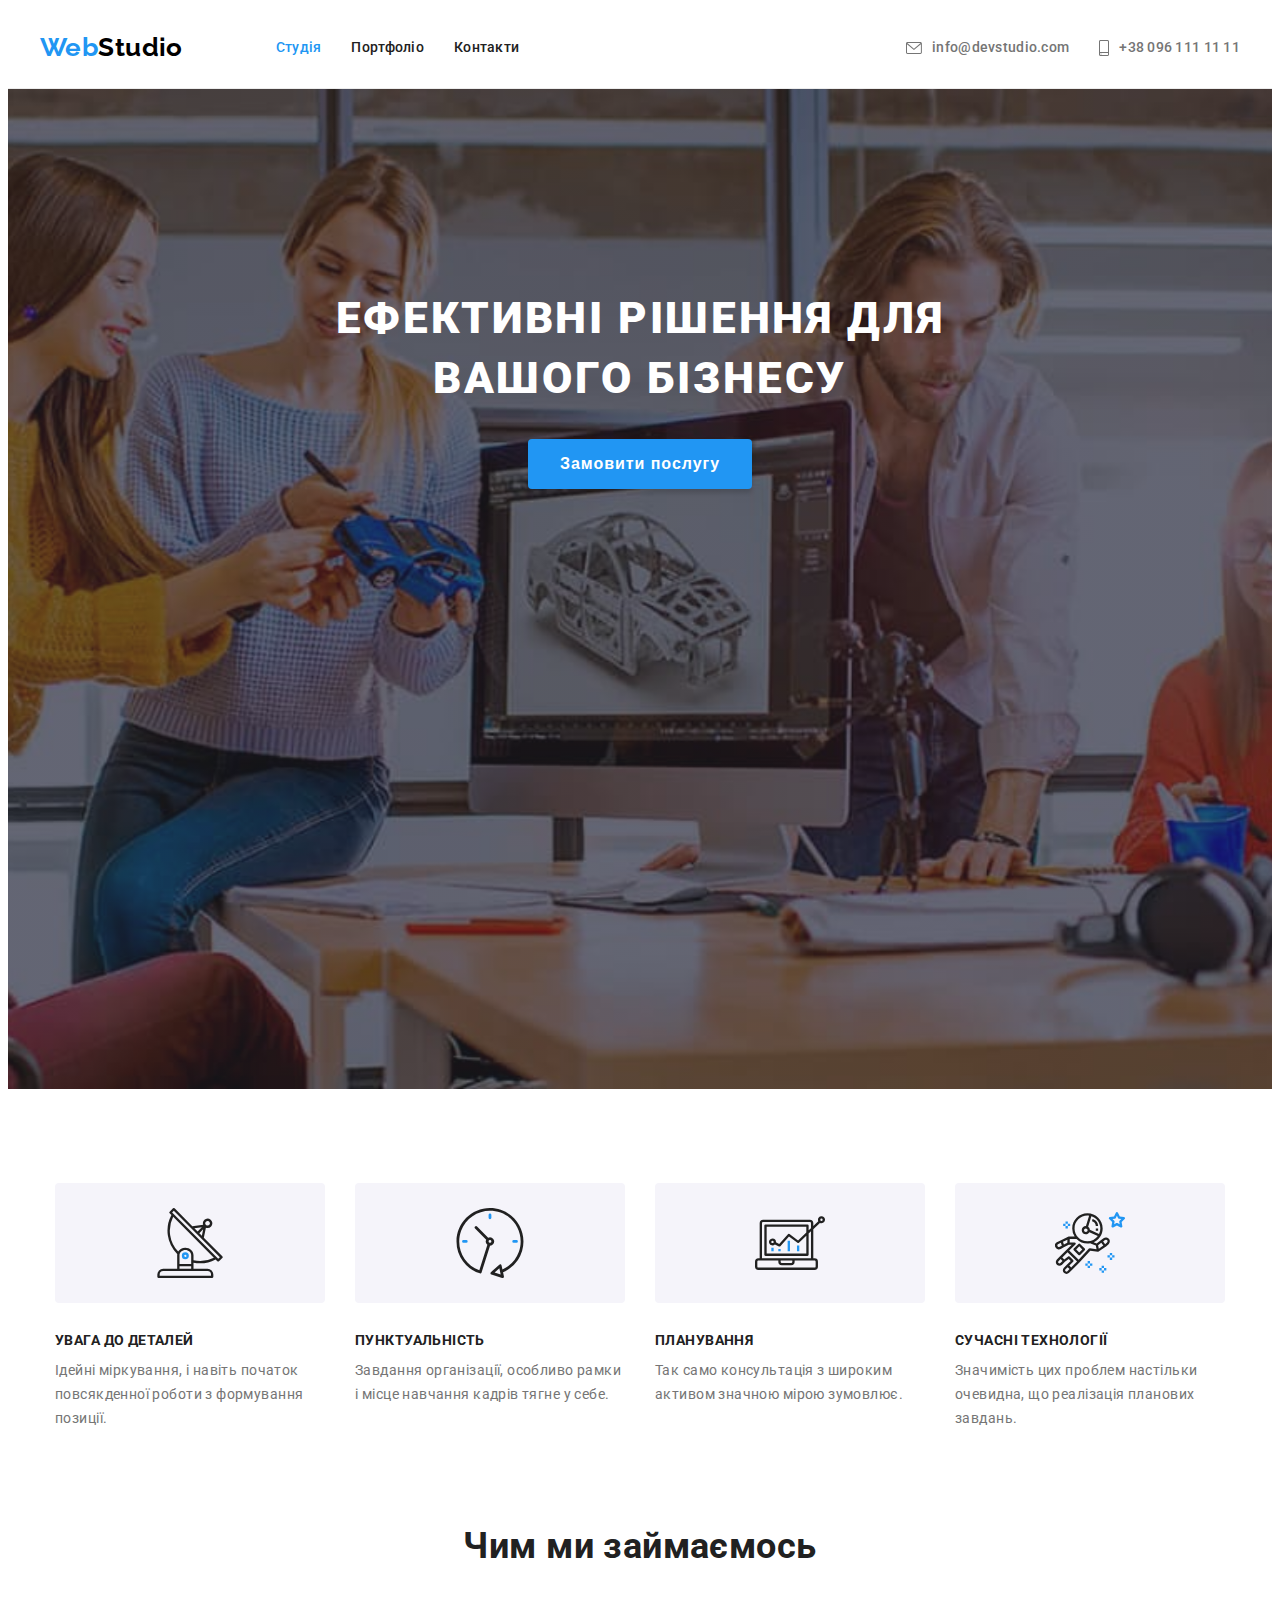
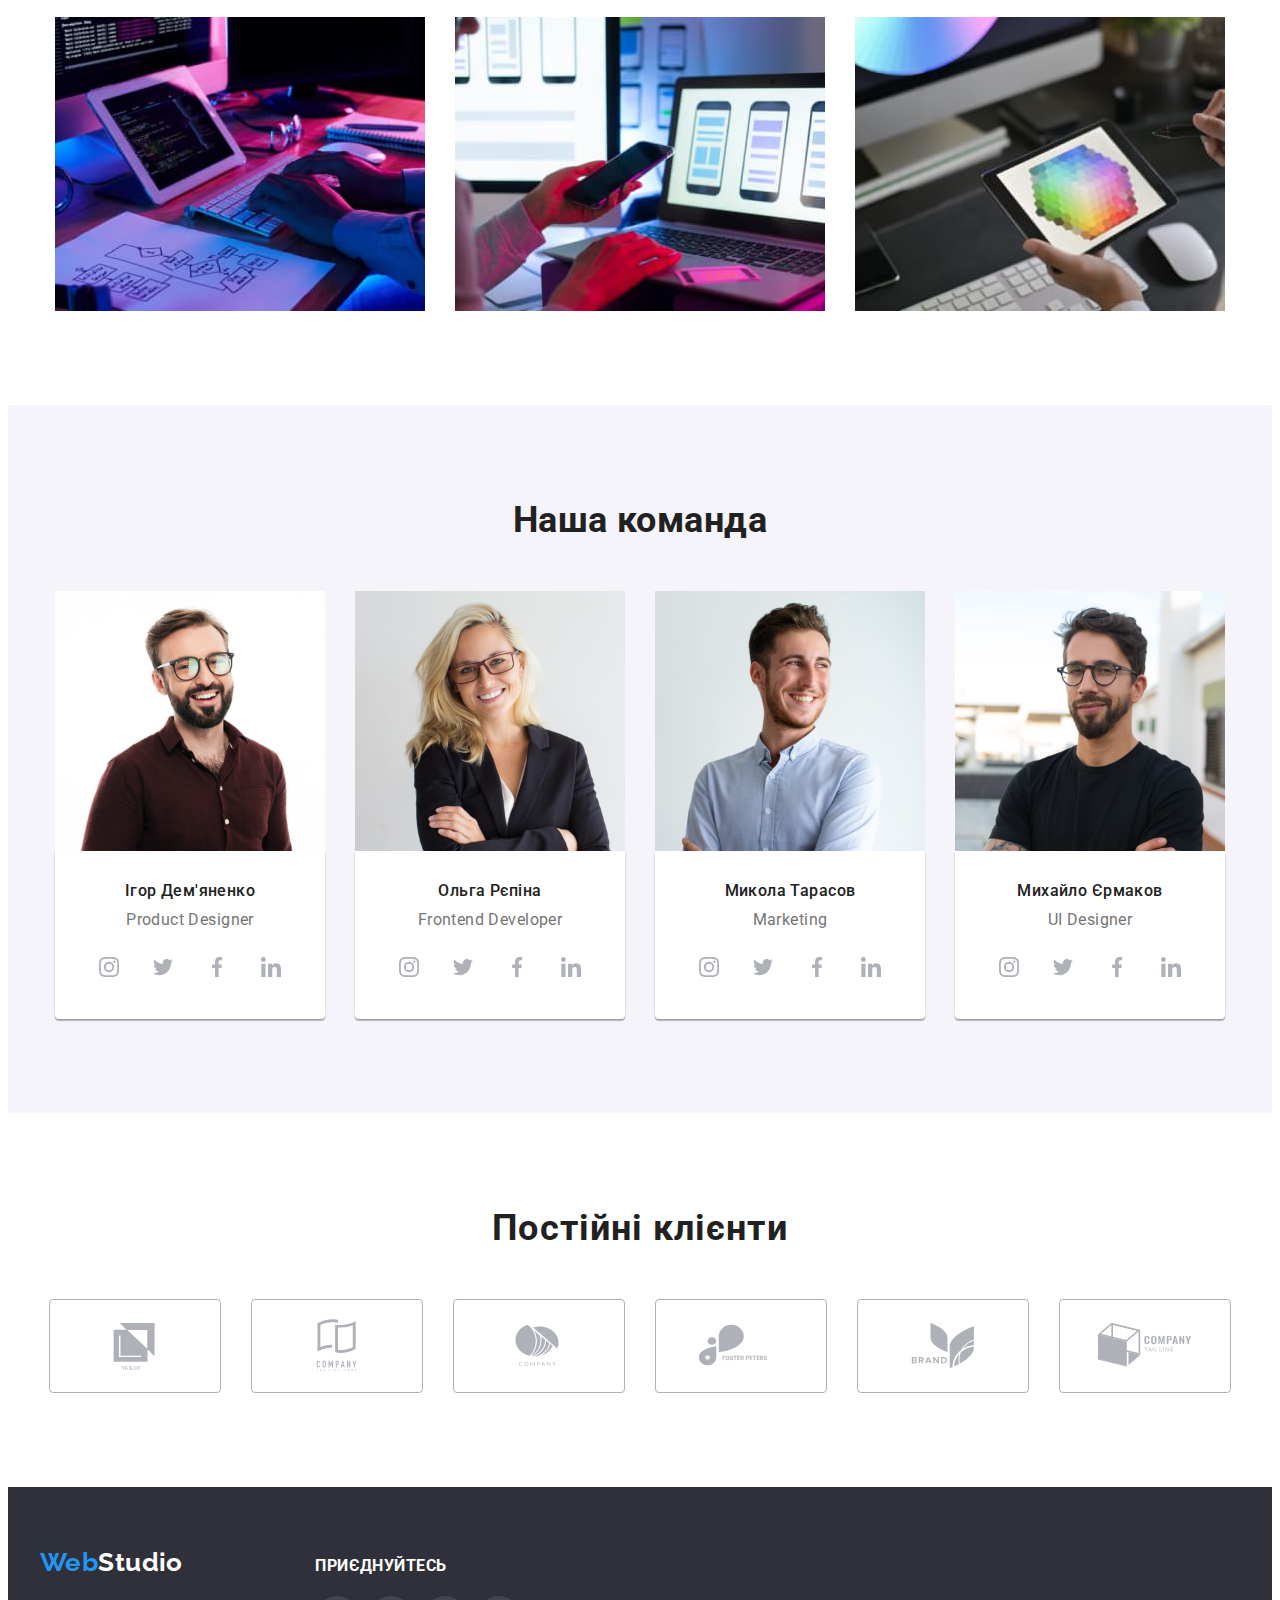
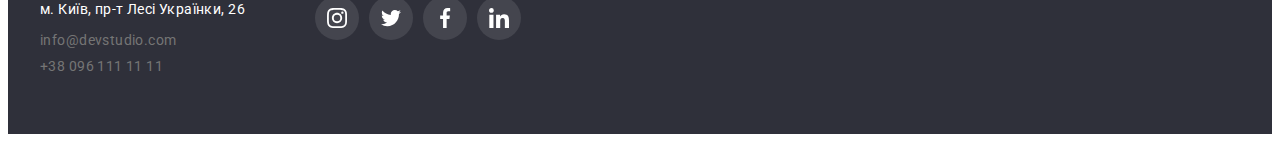
<file: index.html>
<!DOCTYPE html>
<html lang="uk">
  <head>
    <meta charset="UTF-8" />
    <meta http-equiv="X-UA-Compatible" content="IE=edge" />
    <meta name="viewport" content="width=device-width, initial-scale=1.0" />
    <title>студія</title>

    <!-- fonts -->
    <link rel="preconnect" href="https://fonts.googleapis.com" />
    <link rel="preconnect" href="https://fonts.gstatic.com" crossorigin />
    <link
      href="https://fonts.googleapis.com/css2?family=Raleway:wght@700&family=Roboto:wght@400;500;700;900&display=swap"
      rel="stylesheet"
    />

    <!-- normalize -->
    <link
      rel="stylesheet"
      href="https://cdnjs.cloudflare.com/ajax/libs/modern-normalize/1.1.0/modern-normalize.min.css"
      integrity="sha512-wpPYUAdjBVSE4KJnH1VR1HeZfpl1ub8YT/NKx4PuQ5NmX2tKuGu6U/JRp5y+Y8XG2tV+wKQpNHVUX03MfMFn9Q=="
      crossorigin="anonymous"
      referrerpolicy="no-referrer"
    />

    <!-- styles -->
    <link rel="stylesheet" href="./css/style.css" />
  </head>

  <body>
    <!-- Хедер -->
    <header class="header">
      <div class="header-flex container">
        <nav class="site-nav">
          <a href="./index.html" class="logo word"><span class="logo">Web</span>Studio</a>
          <ul class="anchors list">
            <li class="item"><a href="./index.html" class="link current">Студія</a></li>
            <li class="item"><a href="./portfolio.html" class="link">Портфоліо</a></li>
            <li class="item"><a href="./index.html" class="link">Контакти</a></li>
          </ul>
        </nav>
        <ul class="auth-nav">
          <li class="item">
            <a href="mailto:info@devstudio.com" class="link">
              <svg class="auth-icon-mail" width="16" height="12">
                <use href="./images/icons.svg#icon-mail"></use>
              </svg>
              info@devstudio.com</a
            >
          </li>
          <li class="item">
            <a href="tel:+380961111111" class="link">
              <svg class="auth-icon-smartphone" width="10" height="16">
                <use href="./images/icons.svg#icon-smartphone"></use>
              </svg>
              +38 096 111 11 11</a
            >
          </li>
        </ul>
      </div>
    </header>

    <main>
      <!-- Герой -->

      <section class="hero section">
        <div class="container">
          <h1 class="hero-title">Ефективні рішення для вашого бізнесу</h1>
          <button type="button" class="button">Замовити послугу</button>
        </div>
      </section>

      <!-- Особливості -->

      <section class="features section">
        <h2 class="visually-hidden">Особливості</h2>
        <div class="container">
          <ul class="section-flex">
            <li class="features-item">
              <div class="features-icon-card">
                <svg class="features-icon" width="70" height="70">
                  <use href="./images/icons.svg#icon-antenna"></use>
                </svg>
              </div>
              <h3 class="features-title">УВАГА ДО ДЕТАЛЕЙ</h3>
              <p class="features-list">
                Ідейні міркування, і навіть початок повсякденної роботи з формування позиції.
              </p>
            </li>
            <li class="features-item">
              <div class="features-icon-card">
                <svg class="features-icon" width="70" height="70">
                  <use href="./images/icons.svg#icon-clock"></use>
                </svg>
              </div>
              <h3 class="features-title">ПУНКТУАЛЬНІСТЬ</h3>
              <p class="features-list">
                Завдання організації, особливо рамки і місце навчання кадрів тягне у себе.
              </p>
            </li>
            <li class="features-item">
              <div class="features-icon-card">
                <svg class="features-icon" width="70" height="70">
                  <use href="./images/icons.svg#icon-diagram"></use>
                </svg>
              </div>
              <h3 class="features-title">ПЛАНУВАННЯ</h3>
              <p class="features-list">
                Так само консультація з широким активом значною мірою зумовлює.
              </p>
            </li>
            <li class="features-item">
              <div class="features-icon-card">
                <svg class="features-icon" width="70" height="70">
                  <use href="./images/icons.svg#icon-astronaut"></use>
                </svg>
              </div>
              <h3 class="features-title">СУЧАСНІ ТЕХНОЛОГІЇ</h3>
              <p class="features-list">
                Значимість цих проблем настільки очевидна, що реалізація планових завдань.
              </p>
            </li>
          </ul>
        </div>
      </section>

      <!-- Чим ми займаємось -->

      <section class="work section">
        <div class="container">
          <h2 class="section-title">Чим ми займаємось</h2>
          <ul class="section-flex">
            <li class="work-item">
              <img
                src="./images/box1.jpg"
                alt="комп'ютер, телефон та планшет"
                width="370"
                height="294"
              />
            </li>
            <li class="work-item">
              <img
                src="./images/box2.jpg"
                alt="комп'ютер, телефон та планшет"
                width="370"
                height="294"
              />
            </li>
            <li class="work-item">
              <img
                src="./images/box3.jpg"
                alt="комп'ютер, телефон та планшет"
                width="370"
                height="294"
              />
            </li>
          </ul>
        </div>
      </section>

      <!-- Наша команда -->

      <section class="team section">
        <div class="container">
          <h2 class="section-title">Наша команда</h2>
          <ul class="section-flex">
            <li class="team-item">
              <img src="./images/employee1.jpg" alt="молодий чоловік" width="270" height="260" />
              <div class="team-card">
                <h3 class="team-name">Ігор Дем'яненко</h3>
                <p lang="en" class="team-position">Product Designer</p>
                <ul class="socials list">
                  <li>
                    <a
                      class="socials-link link"
                      href="https://www.instagram.com"
                      target="_blank"
                      rel="noopener noreferrer"
                    >
                      <svg class="socials-icon" width="20" height="20">
                        <use href="./images/icons.svg#icon-instagram"></use>
                      </svg>
                    </a>
                  </li>
                  <li>
                    <a
                      class="socials-link link"
                      href="https://twitter.com"
                      target="_blank"
                      rel="noopener noreferrer"
                    >
                      <svg class="socials-icon" width="20" height="20">
                        <use href="./images/icons.svg#icon-twitter"></use>
                      </svg>
                    </a>
                  </li>
                  <li>
                    <a
                      class="socials-link link"
                      href="https://www.facebook.com"
                      target="_blank"
                      rel="noopener noreferrer"
                    >
                      <svg class="socials-icon" width="20" height="20">
                        <use href="./images/icons.svg#icon-facebook"></use>
                      </svg>
                    </a>
                  </li>
                  <li>
                    <a
                      class="socials-link link"
                      href="https://www.linkedin.com"
                      target="_blank"
                      rel="noopener noreferrer"
                    >
                      <svg class="socials-icon" width="20" height="20">
                        <use href="./images/icons.svg#icon-linkedin"></use>
                      </svg>
                    </a>
                  </li>
                </ul>
              </div>
            </li>
            <li class="team-item">
              <img src="./images/employee2.jpg" alt="молода жінка" width="270" height="260" />
              <div class="team-card">
                <h3 class="team-name">Ольга Рєпіна</h3>
                <p lang="en" class="team-position">Frontend Developer</p>
                <ul class="socials list">
                  <li>
                    <a
                      class="socials-link link"
                      href="https://www.instagram.com"
                      target="_blank"
                      rel="noopener noreferrer"
                    >
                      <svg class="socials-icon" width="20" height="20">
                        <use href="./images/icons.svg#icon-instagram"></use>
                      </svg>
                    </a>
                  </li>
                  <li>
                    <a
                      class="socials-link link"
                      href="https://twitter.com"
                      target="_blank"
                      rel="noopener noreferrer"
                    >
                      <svg class="socials-icon" width="20" height="20">
                        <use href="./images/icons.svg#icon-twitter"></use>
                      </svg>
                    </a>
                  </li>
                  <li>
                    <a
                      class="socials-link link"
                      href="https://www.facebook.com"
                      target="_blank"
                      rel="noopener noreferrer"
                    >
                      <svg class="socials-icon" width="20" height="20">
                        <use href="./images/icons.svg#icon-facebook"></use>
                      </svg>
                    </a>
                  </li>
                  <li>
                    <a
                      class="socials-link link"
                      href="https://www.linkedin.com"
                      target="_blank"
                      rel="noopener noreferrer"
                    >
                      <svg class="socials-icon" width="20" height="20">
                        <use href="./images/icons.svg#icon-linkedin"></use>
                      </svg>
                    </a>
                  </li>
                </ul>
              </div>
            </li>
            <li class="team-item">
              <img src="./images/employee3.jpg" alt="молодий чоловік" width="270" height="260" />
              <div class="team-card">
                <h3 class="team-name">Микола Тарасов</h3>
                <p lang="en" class="team-position">Marketing</p>
                <ul class="socials list">
                  <li>
                    <a
                      class="socials-link link"
                      href="https://www.instagram.com"
                      target="_blank"
                      rel="noopener noreferrer"
                    >
                      <svg class="socials-icon" width="20" height="20">
                        <use href="./images/icons.svg#icon-instagram"></use>
                      </svg>
                    </a>
                  </li>
                  <li>
                    <a
                      class="socials-link link"
                      href="https://twitter.com"
                      target="_blank"
                      rel="noopener noreferrer"
                    >
                      <svg class="socials-icon" width="20" height="20">
                        <use href="./images/icons.svg#icon-twitter"></use>
                      </svg>
                    </a>
                  </li>
                  <li>
                    <a
                      class="socials-link link"
                      href="https://www.facebook.com"
                      target="_blank"
                      rel="noopener noreferrer"
                    >
                      <svg class="socials-icon" width="20" height="20">
                        <use href="./images/icons.svg#icon-facebook"></use>
                      </svg>
                    </a>
                  </li>
                  <li>
                    <a
                      class="socials-link link"
                      href="https://www.linkedin.com"
                      target="_blank"
                      rel="noopener noreferrer"
                    >
                      <svg class="socials-icon" width="20" height="20">
                        <use href="./images/icons.svg#icon-linkedin"></use>
                      </svg>
                    </a>
                  </li>
                </ul>
              </div>
            </li>
            <li class="team-item">
              <img src="./images/employee4.jpg" alt="молодий чоловік" width="270" height="260" />
              <div class="team-card">
                <h3 class="team-name">Михайло Єрмаков</h3>
                <p lang="en" class="team-position">UI Designer</p>
                <ul class="socials list">
                  <li>
                    <a
                      class="socials-link link"
                      href="https://www.instagram.com"
                      target="_blank"
                      rel="noopener noreferrer"
                    >
                      <svg class="socials-icon" width="20" height="20">
                        <use href="./images/icons.svg#icon-instagram"></use>
                      </svg>
                    </a>
                  </li>
                  <li>
                    <a
                      class="socials-link link"
                      href="https://twitter.com"
                      target="_blank"
                      rel="noopener noreferrer"
                    >
                      <svg class="socials-icon" width="20" height="20">
                        <use href="./images/icons.svg#icon-twitter"></use>
                      </svg>
                    </a>
                  </li>
                  <li>
                    <a
                      class="socials-link link"
                      href="https://www.facebook.com"
                      target="_blank"
                      rel="noopener noreferrer"
                    >
                      <svg class="socials-icon" width="20" height="20">
                        <use href="./images/icons.svg#icon-facebook"></use>
                      </svg>
                    </a>
                  </li>
                  <li>
                    <a
                      class="socials-link link"
                      href="https://www.linkedin.com"
                      target="_blank"
                      rel="noopener noreferrer"
                    >
                      <svg class="socials-icon" width="20" height="20">
                        <use href="./images/icons.svg#icon-linkedin"></use>
                      </svg>
                    </a>
                  </li>
                </ul>
              </div>
            </li>
          </ul>
        </div>
      </section>

      <!-- Постійні клієнти -->
      <section class="customers section">
        <div class="container">
          <h2 class="customers-title">Постійні клієнти</h2>
          <ul class="customers-list section-flex">
            <li class="customers-item">
              <a class="customers-link link" href="./">
                <svg class="customers-icon" width="160" height="60">
                  <use href="./images/icons.svg#icon-logo-one"></use>
                </svg>
              </a>
            </li>
            <li class="customers-item">
              <a class="customers-link link" href="./index.html">
                <svg class="customers-icon" width="106" height="60">
                  <use href="./images/icons.svg#icon-logo-two"></use></svg
              ></a>
            </li>
            <li class="customers-item">
              <a class="customers-link link" href="./index.html">
                <svg class="customers-icon" width="106" height="60">
                  <use href="./images/icons.svg#icon-logo-three"></use></svg
              ></a>
            </li>
            <li class="customers-item">
              <a class="customers-link link" href="./index.html">
                <svg class="customers-icon" width="106" height="60">
                  <use href="./images/icons.svg#icon-logo-four"></use></svg
              ></a>
            </li>
            <li class="customers-item">
              <a class="customers-link link" href="./index.html">
                <svg class="customers-icon" width="106" height="60">
                  <use href="./images/icons.svg#icon-logo-five"></use></svg
              ></a>
            </li>
            <li class="customers-item">
              <a class="customers-link link" href="./index.html">
                <svg class="customers-icon" width="106" height="60">
                  <use href="./images/icons.svg#icon-logo-six"></use></svg
              ></a>
            </li>
          </ul>
        </div>
      </section>
    </main>

    <!-- Футер -->

    <footer class="footer-nav">
      <div class="container">
        <div class="footer-container">
          <a href="./index.html" class="footer-logo"><span class="logo">Web</span>Studio</a>

          <address>
            <ul class="address-list">
              <li class="footer-item">
                <a
                  href="https://goo.gl/maps/VjB6tUv4UDabMcXd7"
                  target="_blank"
                  rel="nooppener nofollow noreffener"
                  class="address-list link"
                  >м. Київ, пр-т Лесі Українки, 26</a
                >
              </li>
              <li class="footer-item">
                <a href="mailto:info@devstudio.com" class="link">info@devstudio.com</a>
              </li>
              <li class="footer-item">
                <a href="tel:+380961111111" class="link">+38 096 111 11 11</a>
              </li>
            </ul>
          </address>
        </div>
        <div class="footer-socials-container">
          <h3 class="footer-socials-title">Приєднуйтесь</h3>
          <ul class="socials-footer list">
            <li class="socials-footer-item">
              <a
                class="socials-link link"
                href="https://www.instagram.com"
                target="_blank"
                rel="noopener noreferrer"
              >
                <svg class="socials-icon" width="20" height="20">
                  <use href="./images/icons.svg#icon-instagram"></use>
                </svg>
              </a>
            </li>
            <li class="socials-footer-item">
              <a
                class="socials-link link"
                href="https://twitter.com"
                target="_blank"
                rel="noopener noreferrer"
              >
                <svg class="socials-icon" width="20" height="20">
                  <use href="./images/icons.svg#icon-twitter"></use>
                </svg>
              </a>
            </li>
            <li class="socials-footer-item">
              <a
                class="socials-link link"
                href="https://www.facebook.com"
                target="_blank"
                rel="noopener noreferrer"
              >
                <svg class="socials-icon" width="20" height="20">
                  <use href="./images/icons.svg#icon-facebook"></use>
                </svg>
              </a>
            </li>
            <li class="socials-footer-item">
              <a
                class="socials-link link"
                href="https://www.linkedin.com"
                target="_blank"
                rel="noopener noreferrer"
              >
                <svg class="socials-icon" width="20" height="20">
                  <use href="./images/icons.svg#icon-linkedin"></use>
                </svg>
              </a>
            </li>
          </ul>
        </div>
      </div>
    </footer>
  </body>
</html>
</file>
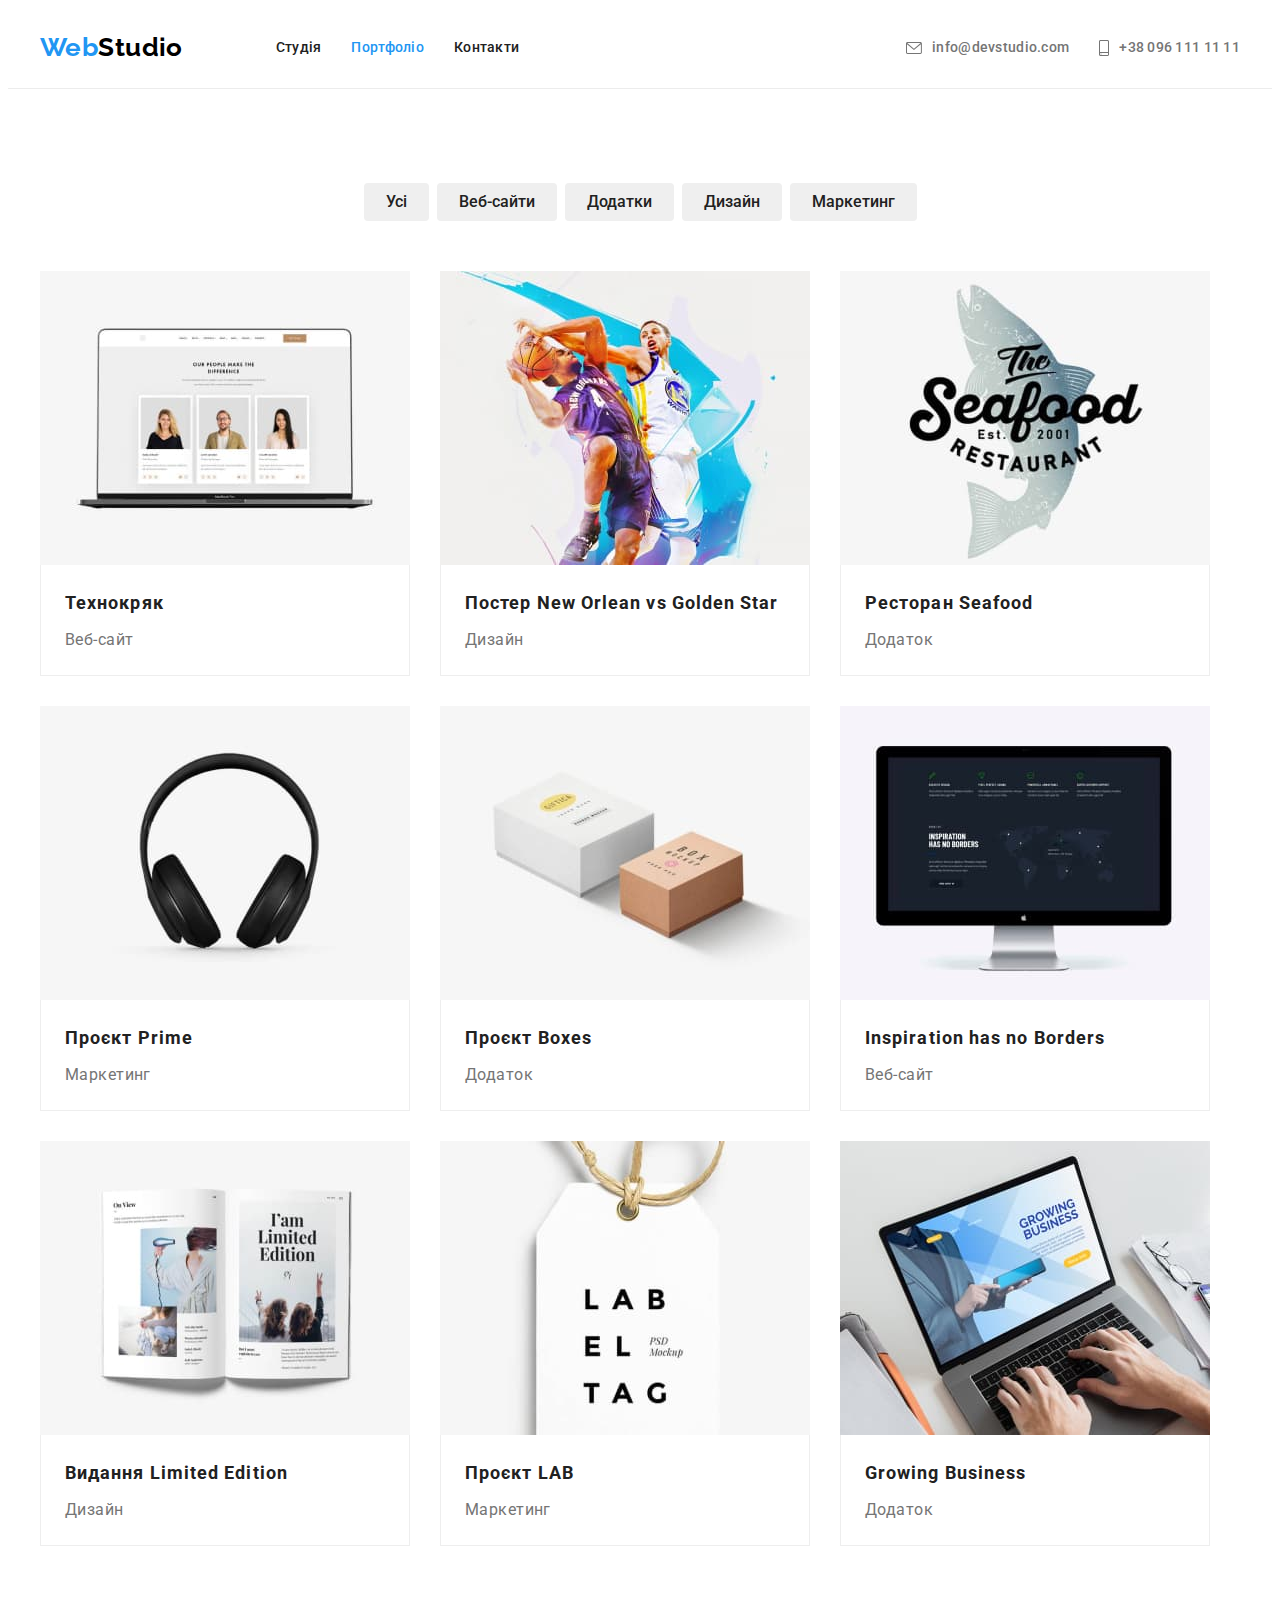
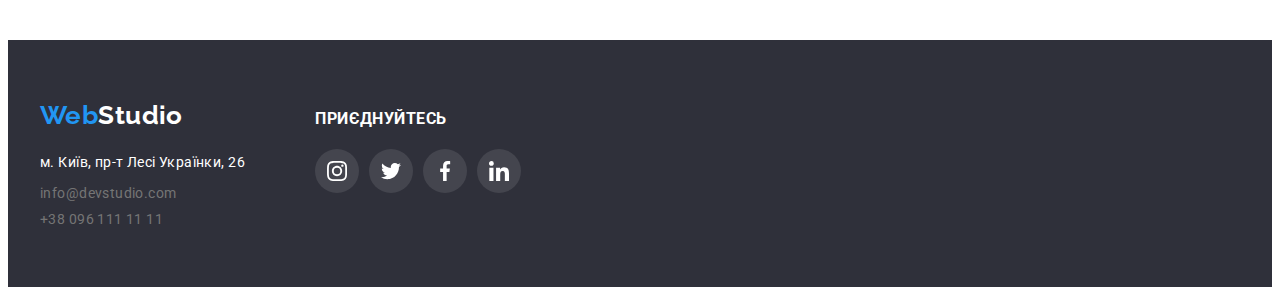
<file: portfolio.html>
<!DOCTYPE html>
<html lang="uk">
  <head>
    <meta charset="UTF-8" />
    <meta http-equiv="X-UA-Compatible" content="IE=edge" />
    <meta name="viewport" content="width=device-width, initial-scale=1.0" />
    <title>портфоліо</title>

    <!-- fonts -->
    <link rel="preconnect" href="https://fonts.googleapis.com" />
    <link rel="preconnect" href="https://fonts.gstatic.com" crossorigin />
    <link
      href="https://fonts.googleapis.com/css2?family=Raleway:wght@700&family=Roboto:wght@400;500;700;900&display=swap"
      rel="stylesheet"
    />

    <!-- normalize -->
    <link
      rel="stylesheet"
      href="https://cdnjs.cloudflare.com/ajax/libs/modern-normalize/1.1.0/modern-normalize.min.css"
      integrity="sha512-wpPYUAdjBVSE4KJnH1VR1HeZfpl1ub8YT/NKx4PuQ5NmX2tKuGu6U/JRp5y+Y8XG2tV+wKQpNHVUX03MfMFn9Q=="
      crossorigin="anonymous"
      referrerpolicy="no-referrer"
    />

    <!-- styles -->
    <link rel="stylesheet" href="./css/style.css" />
  </head>

  <body>
    <!-- Хедер -->
    <header class="header">
      <div class="header-flex container">
        <nav class="site-nav">
          <a href="./index.html" class="logo word"><span class="logo">Web</span>Studio</a>
          <ul class="anchors list">
            <li class="item"><a href="./index.html" class="link">Студія</a></li>
            <li class="item"><a href="./portfolio.html" class="link current">Портфоліо</a></li>
            <li class="item"><a href="./index.html" class="link">Контакти</a></li>
          </ul>
        </nav>
        <ul class="auth-nav">
          <li class="item">
            <a href="mailto:info@devstudio.com" class="link">
              <svg class="auth-icon-mail" width="16" height="12">
                <use href="./images/icons.svg#icon-mail"></use>
              </svg>
              info@devstudio.com</a
            >
          </li>
          <li class="item">
            <a href="tel:+380961111111" class="link">
              <svg class="auth-icon-smartphone" width="10" height="16">
                <use href="./images/icons.svg#icon-smartphone"></use>
              </svg>
              +38 096 111 11 11</a
            >
          </li>
        </ul>
      </div>
    </header>

    <main>
      <section class="section">
        <div class="container">
          <h1 class="visually-hidden">Портфоліо робіт</h1>
          <ul class="site-nav-btn section-flex">
            <li class="portfolio-item"><button type="button" class="btn">Усі</button></li>
            <li class="portfolio-item"><button type="button" class="btn">Веб-сайти</button></li>
            <li class="portfolio-item"><button type="button" class="btn">Додатки</button></li>
            <li class="portfolio-item"><button type="button" class="btn">Дизайн</button></li>
            <li class="portfolio-item"><button type="button" class="btn">Маркетинг</button></li>
          </ul>
          <ul class="portfolio">
            <li class="portfolio-card">
              <a class="portfolio-link link" href="./portfolio.html">
                <img
                  src="./images/portfolio1.jpg"
                  alt="монітор ноутбука"
                  width="370"
                  height="294"
                />
                <div class="card-description">
                  <h2 class="portfolio-title">Технокряк</h2>
                  <p class="portfolio-name">Веб-сайт</p>
                </div>
              </a>
            </li>
            <li class="portfolio-card">
              <a class="portfolio-link link" href="./portfolio.html">
                <img
                  src="./images/portfolio2.jpg"
                  alt="постер з баскетболітсами"
                  width="370"
                  height="294"
                />
                <div class="card-description">
                  <h2 class="portfolio-title">
                    Постер <span lang="en">New Orlean vs Golden Star</span>
                  </h2>
                  <p class="portfolio-name">Дизайн</p>
                </div>
              </a>
            </li>
            <li class="portfolio-card">
              <a class="portfolio-link link" href="./portfolio.html">
                <img
                  src="./images/portfolio3.jpg"
                  alt="логотип ресторану"
                  width="370"
                  height="294"
                />
                <div class="card-description">
                  <h2 class="portfolio-title">Ресторан <span lang="en">Seafood</span></h2>
                  <p class="portfolio-name">Додаток</p>
                </div>
              </a>
            </li>
            <li class="portfolio-card">
              <a class="portfolio-link link" href="./portfolio.html">
                <img src="./images/portfolio4.jpg" alt="навушники" width="370" height="294" />
                <div class="card-description">
                  <h2 class="portfolio-title">Проєкт <span lang="en">Prime</span></h2>
                  <p class="portfolio-name">Маркетинг</p>
                </div>
              </a>
            </li>
            <li class="portfolio-card">
              <a class="portfolio-link link" href="./portfolio.html">
                <img
                  src="./images/portfolio5.jpg"
                  alt="дві маленькі коробки"
                  width="370"
                  height="294"
                />
                <div class="card-description">
                  <h2 class="portfolio-title">Проєкт <span lang="en">Boxes</span></h2>
                  <p class="portfolio-name">Додаток</p>
                </div>
              </a>
            </li>
            <li class="portfolio-card">
              <a class="portfolio-link link" href="./portfolio.html">
                <img
                  src="./images/portfolio6.jpg"
                  alt="монітор комп'ютера"
                  width="370"
                  height="294"
                />
                <div class="card-description">
                  <h2 lang="en" class="portfolio-title">Inspiration has no Borders</h2>
                  <p class="portfolio-name">Веб-сайт</p>
                </div>
              </a>
            </li>

            <li class="portfolio-card">
              <a class="portfolio-link link" href="./portfolio.html">
                <img src="./images/portfolio7.jpg" alt="відкрита книга" width="370" height="294" />
                <div class="card-description">
                  <h2 class="portfolio-title">Видання <span lang="en">Limited Edition</span></h2>
                  <p class="portfolio-name">Дизайн</p>
                </div>
              </a>
            </li>
            <li class="portfolio-card">
              <a class="portfolio-link link" href="./portfolio.html">
                <img src="./images/portfolio8.jpg" alt="логотип проекту" width="370" height="294" />
                <div class="card-description">
                  <h2 class="portfolio-title">Проєкт <span lang="en">LAB</span></h2>
                  <p class="portfolio-name">Маркетинг</p>
                </div>
              </a>
            </li>
            <li class="portfolio-card">
              <a class="portfolio-link link" href="./portfolio.html">
                <img
                  src="./images/portfolio9.jpg"
                  alt="відкритий ноутбук"
                  width="370"
                  height="294"
                />
                <div class="card-description">
                  <h2 lang="en" class="portfolio-title">Growing Business</h2>
                  <p class="portfolio-name">Додаток</p>
                </div>
              </a>
            </li>
          </ul>
        </div>
      </section>
    </main>

    <!-- Футер -->
    <footer class="footer-nav">
      <div class="container">
        <div class="footer-container">
          <a href="./index.html" class="footer-logo"><span class="logo">Web</span>Studio</a>

          <address>
            <ul class="address-list">
              <li class="footer-item">
                <a
                  href="https://goo.gl/maps/VjB6tUv4UDabMcXd7"
                  target="_blank"
                  rel="nooppener nofollow noreffener"
                  class="address-list link"
                  >м. Київ, пр-т Лесі Українки, 26</a
                >
              </li>
              <li class="footer-item">
                <a href="mailto:info@devstudio.com" class="link">info@devstudio.com</a>
              </li>
              <li class="footer-item">
                <a href="tel:+380961111111" class="link">+38 096 111 11 11</a>
              </li>
            </ul>
          </address>
        </div>
        <div class="footer-socials-container">
          <h3 class="footer-socials-title">Приєднуйтесь</h3>
          <ul class="socials-footer list">
            <li>
              <a
                class="socials-link link"
                href="https://www.instagram.com"
                target="_blank"
                rel="noopener noreferrer"
              >
                <svg class="socials-icon" width="20" height="20">
                  <use href="./images/icons.svg#icon-instagram"></use>
                </svg>
              </a>
            </li>
            <li>
              <a
                class="socials-link link"
                href="https://twitter.com"
                target="_blank"
                rel="noopener noreferrer"
              >
                <svg class="socials-icon" width="20" height="20">
                  <use href="./images/icons.svg#icon-twitter"></use>
                </svg>
              </a>
            </li>
            <li>
              <a
                class="socials-link link"
                href="https://www.facebook.com"
                target="_blank"
                rel="noopener noreferrer"
              >
                <svg class="socials-icon" width="20" height="20">
                  <use href="./images/icons.svg#icon-facebook"></use>
                </svg>
              </a>
            </li>
            <li>
              <a
                class="socials-link link"
                href="https://www.linkedin.com"
                target="_blank"
                rel="noopener noreferrer"
              >
                <svg class="socials-icon" width="20" height="20">
                  <use href="./images/icons.svg#icon-linkedin"></use>
                </svg>
              </a>
            </li>
          </ul>
        </div>
      </div>
    </footer>
  </body>
</html>
</file>
<file: css/style.css>
/* колір фону шапки #FFFFFF */
/* колір фону героя та футера #2F303A */
/* колір фону секцій особливості та робіт #F5F5F5 */
/* колір фону секціі з командою #F5F4FA */
/* колір тексту основний #757575 */
/* колір тексту другорядний #212121 */
/* колір акценту #2196F3 */

:root {
  --main-white-color: #ffffff;
  --second-section-color: #2f303a;
  --third-section-color: #f5f5f5;
  --team-section-color: #f5f4fa;
  --main-text-color: #757575;
  --secondary-text-color: #212121;
  --accent-color: #2196f3;
  --logo-header-color: #000000;
  --address-footer-color: rgba(255, 255, 255, 0.6);
  --geolocation-color: #ffffff;
  --customers-color: #afb1b8;
}

/* Розмітка сторінки index.html */

/* значення властивостей для боді */

body {
  font-family: 'Roboto', sans-serif;
  font-size: 14px;
  letter-spacing: 0.03em;

  background-color: var(--main-white-color);
  color: var(--main-text-color);
}

/* скидання стилів браузера  та стилі-утиліти */
h1,
h2,
h3,
h4,
h5,
h6,
p {
  margin: 0;
}

img {
  display: block;
  max-width: 100%;
  height: auto;
}

ul {
  list-style: none;
  margin: 0;
  padding-left: 0;
}

.section {
  padding-top: 94px;
  padding-bottom: 94px;
}

.section-flex {
  display: flex;
  justify-content: center;
}

.link {
  text-decoration: none;
  color: inherit;
}

/* Контейнер */

.container {
  max-width: 1200px;
  padding-left: 15px;
  padding-right: 15px;
  margin: 0 auto;
}

.visually-hidden {
  position: absolute;
  width: 1px;
  height: 1px;
  margin: -1px;
  border: 0;
  padding: 0;

  white-space: nowrap;
  clip-path: inset(100%);
  clip: rect(0 0 0 0);
  overflow: hidden;
}

/* Хедер */

.header {
  border-bottom: 1px solid #ececec;
}

.header-flex {
  display: flex;
  margin: 0 auto;
  align-items: center;
}

.logo.word {
  margin-right: 93px;

  font-family: 'Raleway';
  font-style: normal;
  font-weight: 700;
  font-size: 26px;
  line-height: 1.2;
  text-decoration: none;

  color: var(--logo-header-color);
}

.logo {
  color: var(--accent-color);
}

.site-nav {
  display: flex;
  align-items: center;
  margin-right: auto;
}

.site-nav .link.current {
  color: var(--accent-color);
}

.site-nav .link:hover,
.site-nav .link:focus {
  color: var(--accent-color);
}

.anchors {
  display: flex;
}

.anchors .link {
  display: block;
  padding-top: 32px;
  padding-bottom: 32px;

  font-weight: 500;
  line-height: 1.14;
  letter-spacing: 0.02em;

  color: var(--secondary-text-color);
}

.item:not(:last-child) {
  margin-right: 30px;
}

.auth-nav {
  display: flex;
  align-items: center;
}

.auth-nav .link {
  display: flex;
  align-items: center;
  padding-top: 32px;
  padding-bottom: 32px;
  gap: 10px;

  font-weight: 500;
  line-height: 1.14;
  letter-spacing: 0.02em;

  color: var(--main-text-color);
}

.auth-nav .link:hover,
.auth-nav .link:focus {
  color: var(--accent-color);
}

.auth-icon-mail,
.auth-icon-smartphone {
  fill: currentColor;
}

/* Герой */

.hero.section {
  padding: 200px 0;
  min-height: 600px;
  max-width: 1600px;
  margin: 0 auto;
  text-align: center;

  background-image: linear-gradient(to right, rgba(47, 48, 58, 0.4), rgba(47, 48, 58, 0.4)),
    url('../images/Hero-background.jpg');
  background-color: #c4c4c4;
  background-size: cover;
  background-position: center;
  background-repeat: no-repeat;
}

.hero-title {
  width: 696px;
  margin-left: auto;
  margin-right: auto;
  margin-bottom: 30px;

  font-weight: 900;
  font-size: 44px;
  line-height: 1.36;
  letter-spacing: 0.06em;
  text-transform: uppercase;

  color: var(--main-white-color);
}

.hero .button {
  min-width: 216px;
  padding: 10px 32px;

  font-weight: 700;
  font-size: 16px;
  line-height: 1.88;
  align-items: center;
  letter-spacing: 0.06em;
  cursor: pointer;

  color: var(--main-white-color);
  background-color: var(--accent-color);
  border: 0;
  box-shadow: 0px 4px 4px rgba(0, 0, 0, 0.15);
  border-radius: 4px;
}

/* .hero > .button:hover,
.hero > .button:focus {
  background-color: #ffffff;
  color: var(--accent-color);
} */

/* Особливості */

.features.section {
  padding-bottom: 0;
}

.features-title {
  font-size: 14px;
  line-height: 1.14;
  text-transform: uppercase;

  color: var(--secondary-text-color);

  margin-bottom: 10px;
}

.features-list {
  line-height: 1.71;
}

.features-item {
  max-width: 270px;
}

.features-item:not(:last-child) {
  margin-right: 30px;
}

.features-icon-card {
  display: flex;
  justify-content: center;
  align-items: center;

  height: 120px;
  margin-bottom: 30px;

  background-color: var(--team-section-color);
  border-radius: 4px;
}

/* Чим ми займаємось */

.work-item:not(:last-child) {
  margin-right: 30px;
}

.section-title {
  font-size: 36px;
  line-height: 1.17;
  text-align: center;

  color: var(--secondary-text-color);

  margin-bottom: 50px;
}

/* Наша команда */

.team {
  background-color: var(--team-section-color);
}

.team-card {
  padding: 30px;

  text-align: center;

  background: var(--main-white-color);

  box-shadow: 0px 1px 3px rgba(0, 0, 0, 0.12), 0px 1px 1px rgba(0, 0, 0, 0.14),
    0px 2px 1px rgba(0, 0, 0, 0.2);
  border-radius: 0px 0px 4px 4px;
}

.team-item:not(:last-child) {
  margin-right: 30px;
}

.team-name {
  margin-bottom: 10px;

  font-weight: 500;
  font-size: 16px;
  line-height: 1.19;

  color: var(--secondary-text-color);
}

.team-position {
  font-size: 16px;
  line-height: 1.19;
  margin-bottom: 16px;
}

/* Соцмережі */

.socials {
  display: flex;
  justify-content: center;
  align-items: center;
  gap: 10px;
}

.socials-link {
  display: flex;
  justify-content: center;
  align-items: center;
  width: 44px;
  height: 44px;
  border-radius: 50%;
  color: var(--customers-color);
  background-color: transparent;
}

.socials-link:hover,
.socials-link:focus {
  color: var(--geolocation-color);
  background-color: var(--accent-color);
}

.socials-icon {
  fill: currentColor;
}

/* Постійні клієнти */

.customers-title {
  margin-bottom: 50px;

  font-size: 36px;
  line-height: 1.17;
  text-align: center;
  letter-spacing: 0.03em;

  color: var(--secondary-text-color);
}

.customers-list {
  gap: 30px;
}

.customers-link {
  display: inline-flex;
  justify-content: center;
  align-items: center;

  min-width: 170px;
  height: 92px;

  color: var(--customers-color);
  border: 1px solid var(--customers-color);
  border-radius: 4px;
}

.customers-link:hover,
.customers-link:focus {
  color: var(--accent-color);
  border: 1px solid var(--accent-color);
}

.customers-icon {
  fill: currentColor;
}

/* Футер */

address {
  font-style: normal;
}

.footer-nav {
  padding-top: 60px;
  padding-bottom: 60px;

  background-color: var(--second-section-color);
}

.footer-logo {
  display: inline-block;
  margin-bottom: 20px;

  font-family: 'Raleway';
  font-style: normal;
  font-weight: 700;
  font-size: 26px;
  line-height: 1.2;
  text-decoration: none;

  color: var(--main-white-color);
}

.footer-item:not(:last-child) {
  margin-bottom: 10px;
}

.address-list.link {
  line-height: 1.71;

  color: var(--geolocation-color);
}

.address-list .link:hover,
.address-list .link:focus {
  color: var(--accent-color);
}

.footer-nav > .container {
  display: flex;
  align-items: baseline;
}

.footer-container {
  margin-right: 70px;
}

.footer-socials-title {
  margin-bottom: 20px;
  line-height: 1.14;
  letter-spacing: 0.03em;
  text-transform: uppercase;

  color: var(--main-white-color);
}

.socials-footer {
  display: flex;
  align-items: baseline;
  gap: 10px;
}

.socials-footer-item {
  width: 44px;
  height: 44px;
  border-radius: 50%;
}

.socials-footer .socials-link {
  color: var(--main-white-color);
  background: rgba(255, 255, 255, 0.1);
}

.socials-footer .socials-link:hover,
.socials-footer .socials-link:focus {
  background-color: var(--accent-color);
}

/* стилі для портфоліо */

.site-nav-btn.section-flex {
  margin-bottom: 50px;

  justify-content: center;
}

.site-nav-btn .portfolio-item:not(:last-child) {
  margin-right: 8px;
}

.site-nav-btn .btn {
  padding: 6px 22px;
  font-family: inherit;
  font-weight: 500;
  font-size: 16px;
  line-height: 1.62;
  text-align: center;
  cursor: pointer;

  color: var(--secondary-text-color);

  border: 0;
  border-radius: 4px;
}

.site-nav-btn .btn:hover,
.site-nav-btn .btn:focus {
  background-color: var(--accent-color);
  color: var(--main-white-color);
  box-shadow: 0px 3px 1px rgba(0, 0, 0, 0.1), 0px 1px 2px rgba(0, 0, 0, 0.08),
    0px 2px 2px rgba(0, 0, 0, 0.12);
}

.portfolio {
  display: flex;
  flex-wrap: wrap;
  gap: 30px;
}

.portfolio-card {
  width: 370px;
}

.card-description {
  --card-color: #eeeeee;
  padding: 20px 24px;

  background: var(--main-white-color);
  border: 1px solid var(--card-color);
  border-top: 0;
}

.portfolio.section {
  padding-top: 0;
}
.portfolio .portfolio-title {
  margin-bottom: 4px;

  font-size: 18px;
  line-height: 2;
  letter-spacing: 0.06em;

  color: var(--secondary-text-color);
}

.portfolio .portfolio-name {
  font-size: 16px;
  line-height: 1.88;
}

.portfolio-link:hover,
.portfolio-link:focus {
  display: block;
  box-shadow: 0px 1px 1px rgba(0, 0, 0, 0.12), 0px 4px 4px rgba(0, 0, 0, 0.06),
    1px 4px 6px rgba(0, 0, 0, 0.16);
}
</file>
